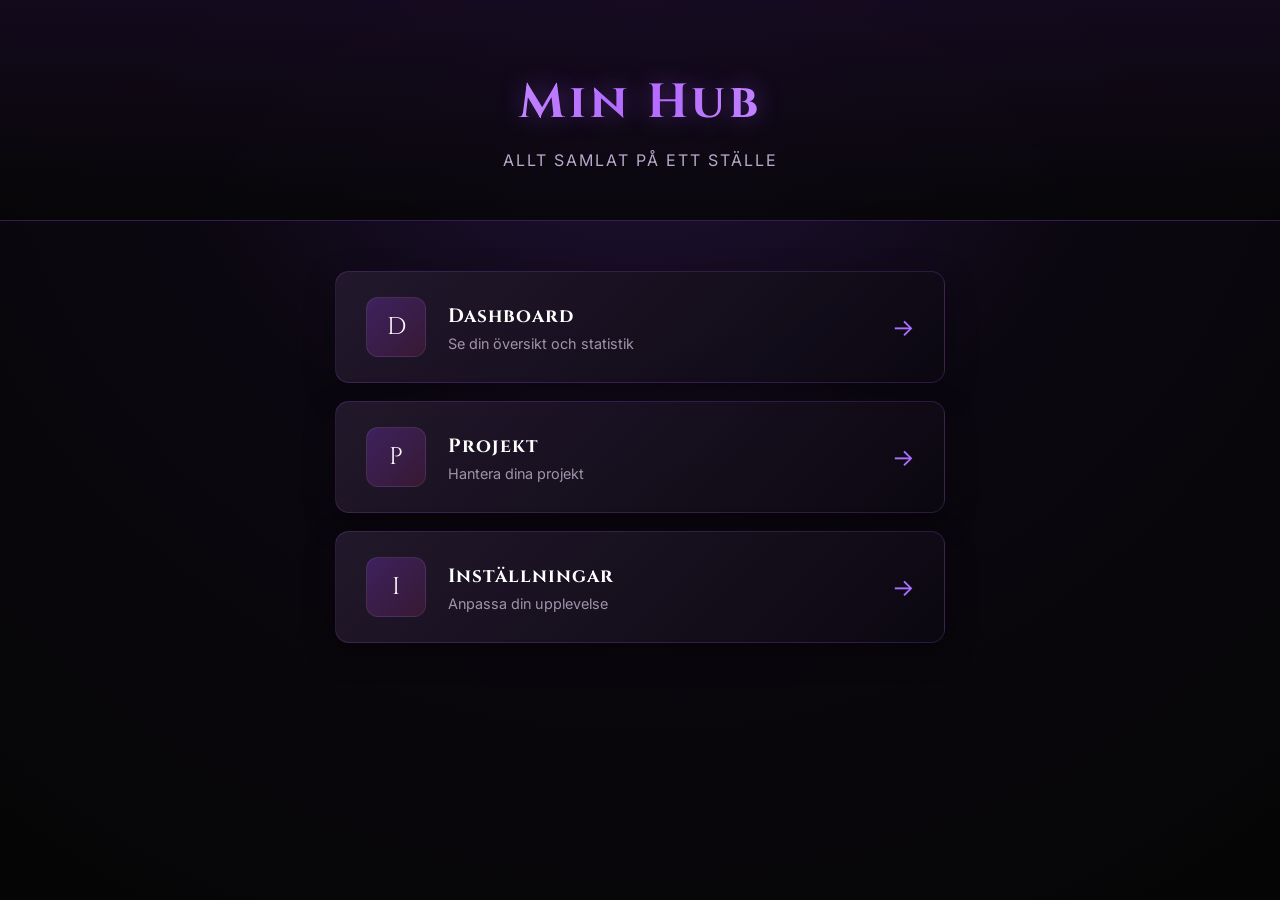
<file: index.html>
<!DOCTYPE html>
<html lang="sv">

<head>
    <meta charset="UTF-8">
    <meta name="viewport" content="width=device-width, initial-scale=1.0">

    <title>Min Hub</title>

    <link rel="stylesheet" href="stylesheet.css">

    <link href="https://fonts.googleapis.com/css2?family=Cinzel:wght@500;600;700&family=Inter:wght@400;500;600&display=swap" rel="stylesheet">
</head>

<body>

    <header>
        <h1>Min Hub</h1>
        <p>Allt samlat på ett ställe</p>
    </header>

    <main class="hub">

        <div class="hub-grid">


            <!-- Dashboard -->

            <a href="dashboard.html" class="card">

                <div class="icon">
                    D
                </div>

                <div class="card-content">
                    <h2>Dashboard</h2>
                    <p>Se din översikt och statistik</p>
                </div>

                <div class="arrow">
                    →
                </div>

            </a>


            <!-- Projekt -->

            <a href="projekt.html" class="card">

                <div class="icon">
                    P
                </div>

                <div class="card-content">
                    <h2>Projekt</h2>
                    <p>Hantera dina projekt</p>
                </div>

                <div class="arrow">
                    →
                </div>

            </a>


            <!-- Inställningar -->

            <a href="installningar.html" class="card">

                <div class="icon">
                    I
                </div>

                <div class="card-content">
                    <h2>Inställningar</h2>
                    <p>Anpassa din upplevelse</p>
                </div>

                <div class="arrow">
                    →
                </div>

            </a>


        </div>

    </main>

</body>

</html>
</file>
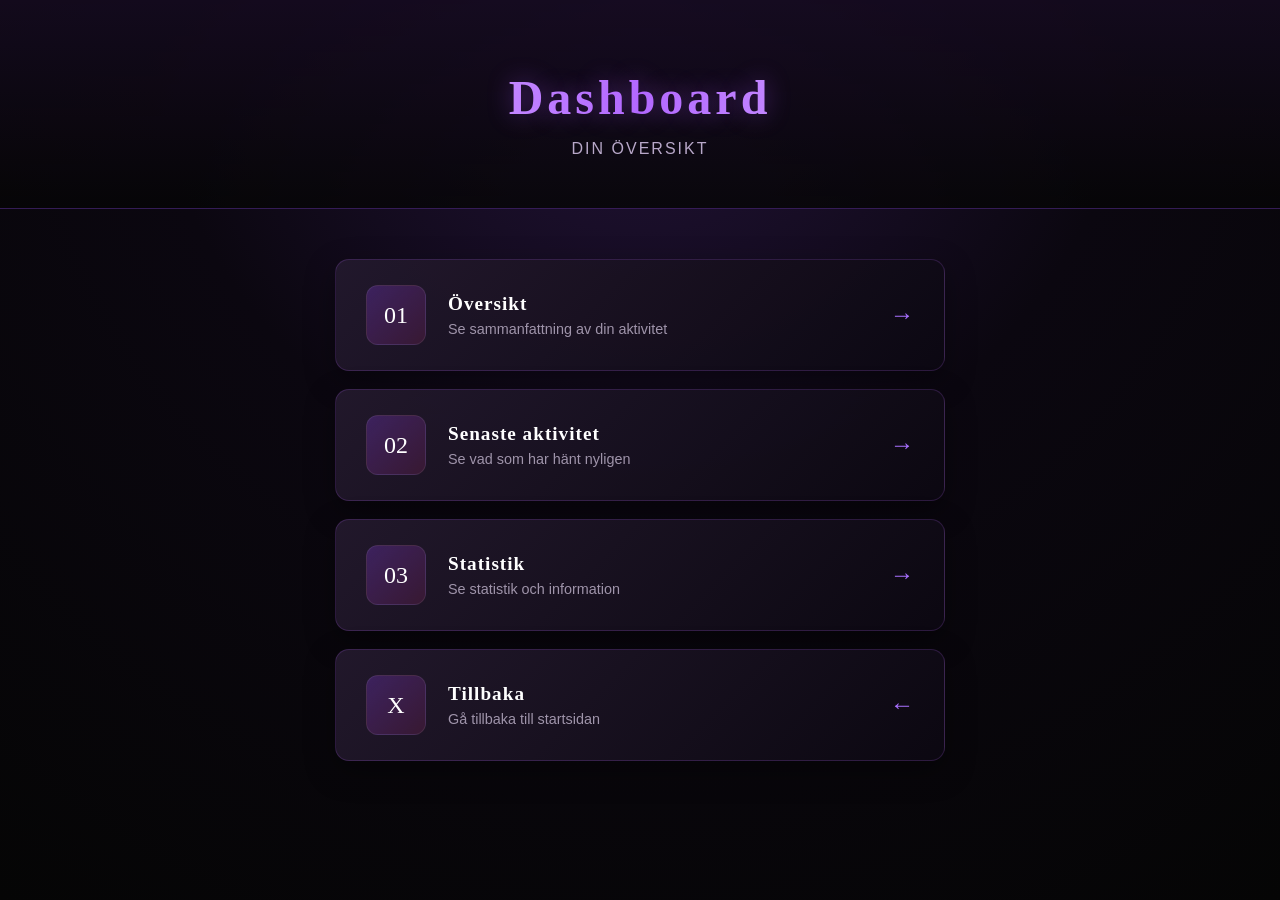
<file: dashboard.html>
<!DOCTYPE html>
<html lang="sv">

<head>
    <meta charset="UTF-8">
    <meta name="viewport" content="width=device-width, initial-scale=1.0">

    <title>Dashboard - Min Hub</title>

    <link rel="stylesheet" href="stylesheet.css">
</head>

<body>

    <header>
        <h1>Dashboard</h1>
        <p>Din översikt</p>
    </header>

    <main class="hub">

        <div class="hub-grid">

            <a href="#" class="card">

                <div class="icon">
                    01
                </div>

                <div class="card-content">
                    <h2>Översikt</h2>
                    <p>Se sammanfattning av din aktivitet</p>
                </div>

                <div class="arrow">
                    →
                </div>

            </a>


            <a href="#" class="card">

                <div class="icon">
                    02
                </div>

                <div class="card-content">
                    <h2>Senaste aktivitet</h2>
                    <p>Se vad som har hänt nyligen</p>
                </div>

                <div class="arrow">
                    →
                </div>

            </a>


            <a href="#" class="card">

                <div class="icon">
                    03
                </div>

                <div class="card-content">
                    <h2>Statistik</h2>
                    <p>Se statistik och information</p>
                </div>

                <div class="arrow">
                    →
                </div>

            </a>


            <a href="index.html" class="card">

                <div class="icon">
                    X
                </div>

                <div class="card-content">
                    <h2>Tillbaka</h2>
                    <p>Gå tillbaka till startsidan</p>
                </div>

                <div class="arrow">
                    ←
                </div>

            </a>

        </div>

    </main>

</body>

</html>
</file>
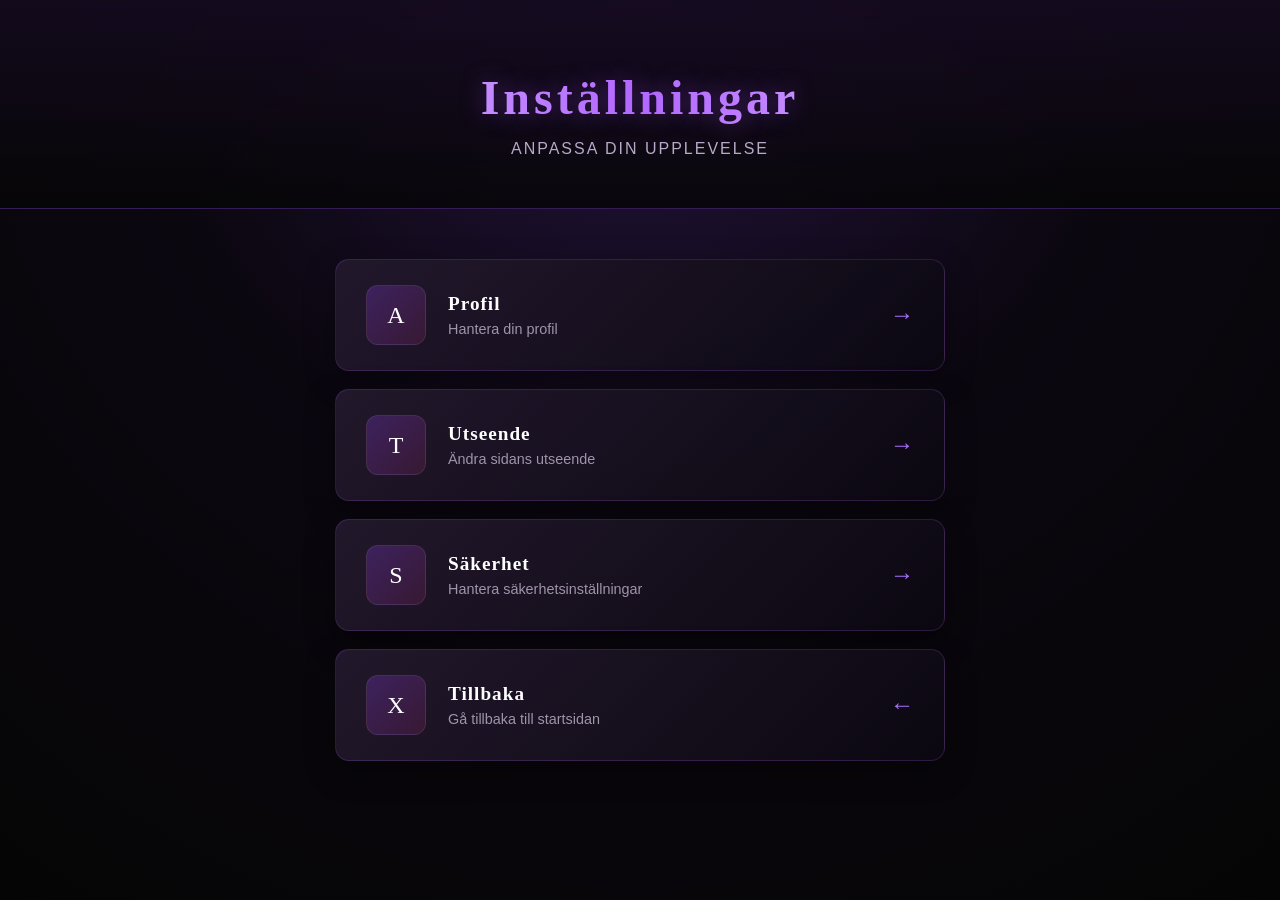
<file: installningar.html>
<!DOCTYPE html>
<html lang="sv">

<head>
    <meta charset="UTF-8">
    <meta name="viewport" content="width=device-width, initial-scale=1.0">

    <title>Inställningar - Min Hub</title>

    <link rel="stylesheet" href="stylesheet.css">
</head>

<body>

    <header>
        <h1>Inställningar</h1>
        <p>Anpassa din upplevelse</p>
    </header>

    <main class="hub">

        <div class="hub-grid">

            <a href="#" class="card">

                <div class="icon">
                    A
                </div>

                <div class="card-content">
                    <h2>Profil</h2>
                    <p>Hantera din profil</p>
                </div>

                <div class="arrow">
                    →
                </div>

            </a>


            <a href="#" class="card">

                <div class="icon">
                    T
                </div>

                <div class="card-content">
                    <h2>Utseende</h2>
                    <p>Ändra sidans utseende</p>
                </div>

                <div class="arrow">
                    →
                </div>

            </a>


            <a href="#" class="card">

                <div class="icon">
                    S
                </div>

                <div class="card-content">
                    <h2>Säkerhet</h2>
                    <p>Hantera säkerhetsinställningar</p>
                </div>

                <div class="arrow">
                    →
                </div>

            </a>


            <a href="index.html" class="card">

                <div class="icon">
                    X
                </div>

                <div class="card-content">
                    <h2>Tillbaka</h2>
                    <p>Gå tillbaka till startsidan</p>
                </div>

                <div class="arrow">
                    ←
                </div>

            </a>

        </div>

    </main>

</body>

</html>
</file>
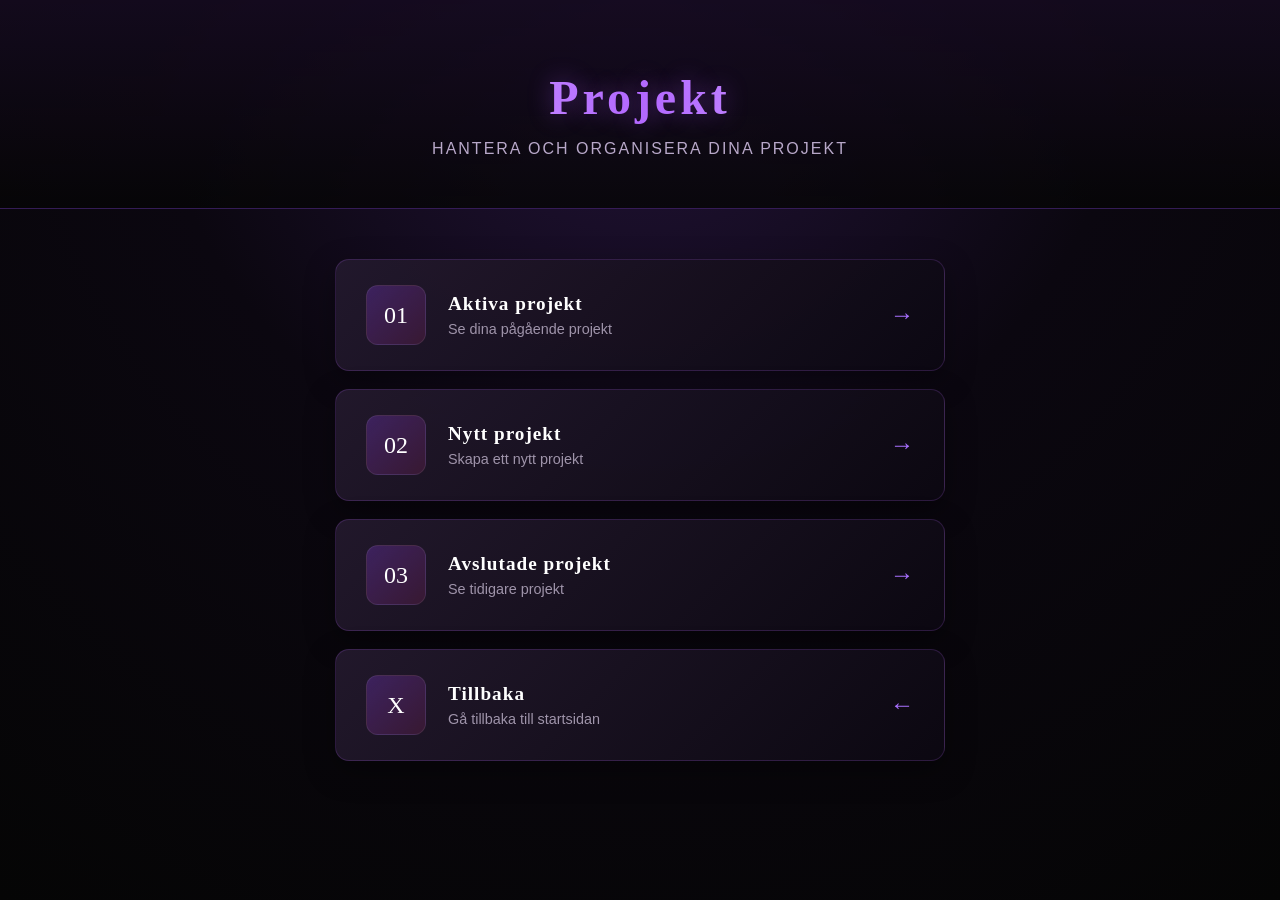
<file: projekt.html>
<!DOCTYPE html>
<html lang="sv">

<head>
    <meta charset="UTF-8">
    <meta name="viewport" content="width=device-width, initial-scale=1.0">

    <title>Projekt - Min Hub</title>

    <link rel="stylesheet" href="stylesheet.css">
</head>

<body>

    <header>
        <h1>Projekt</h1>
        <p>Hantera och organisera dina projekt</p>
    </header>

    <main class="hub">

        <div class="hub-grid">

            <a href="#" class="card">

                <div class="icon">
                    01
                </div>

                <div class="card-content">
                    <h2>Aktiva projekt</h2>
                    <p>Se dina pågående projekt</p>
                </div>

                <div class="arrow">
                    →
                </div>

            </a>


            <a href="#" class="card">

                <div class="icon">
                    02
                </div>

                <div class="card-content">
                    <h2>Nytt projekt</h2>
                    <p>Skapa ett nytt projekt</p>
                </div>

                <div class="arrow">
                    →
                </div>

            </a>


            <a href="#" class="card">

                <div class="icon">
                    03
                </div>

                <div class="card-content">
                    <h2>Avslutade projekt</h2>
                    <p>Se tidigare projekt</p>
                </div>

                <div class="arrow">
                    →
                </div>

            </a>


            <a href="index.html" class="card">

                <div class="icon">
                    X
                </div>

                <div class="card-content">
                    <h2>Tillbaka</h2>
                    <p>Gå tillbaka till startsidan</p>
                </div>

                <div class="arrow">
                    ←
                </div>

            </a>

        </div>

    </main>

</body>

</html>
</file>
<file: stylesheet.css>
* {
    box-sizing: border-box;
    margin: 0;
    padding: 0;
}

body {
    font-family: "Inter", sans-serif;

    background:
        radial-gradient(
            circle at top,
            #25143d 0%,
            #0b0710 45%,
            #050505 100%
        );

    color: #ffffff;
    min-height: 100vh;
}

header {
    padding: 70px 20px 50px;
    text-align: center;

    border-bottom: 1px solid rgba(150, 80, 255, 0.25);

    background:
        linear-gradient(
            to bottom,
            rgba(20, 10, 30, 0.9),
            rgba(5, 5, 5, 0.8)
        );
}

header h1 {
    font-family: "Cinzel", serif;
    font-size: 3rem;
    letter-spacing: 4px;
    margin-bottom: 15px;

    background:
        linear-gradient(
            90deg,
            #ffffff,
            #b56cff,
            #ffffff
        );

    -webkit-background-clip: text;
    -webkit-text-fill-color: transparent;

    text-shadow:
        0 0 25px rgba(170, 80, 255, 0.4);
}

header p {
    color: #b8a8c9;
    font-size: 1rem;
    letter-spacing: 2px;
    text-transform: uppercase;
}

.hub {
    max-width: 650px;
    margin: auto;
    padding: 50px 20px;
}

.hub-grid {
    display: flex;
    flex-direction: column;
    gap: 18px;
}

.card {
    position: relative;
    display: flex;
    align-items: center;
    gap: 22px;
    padding: 25px 30px;

    background:
        linear-gradient(
            135deg,
            rgba(35, 25, 45, 0.95),
            rgba(12, 8, 18, 0.95)
        );

    border:
        1px solid rgba(180, 100, 255, 0.18);

    border-radius: 14px;
    text-decoration: none;
    color: white;

    box-shadow:
        0 10px 30px rgba(0, 0, 0, 0.35);

    overflow: hidden;

    transition:
        transform 0.25s ease,
        border 0.25s ease,
        box-shadow 0.25s ease;
}

.card::before {
    content: "";

    position: absolute;
    left: 0;
    top: 0;

    width: 4px;
    height: 100%;

    background:
        linear-gradient(
            to bottom,
            #8f3cff,
            #ff4f9a
        );

    opacity: 0;
    transition: 0.25s;
}

.card:hover {
    transform: translateX(10px);

    border-color:
        rgba(190, 100, 255, 0.6);

    box-shadow:
        0 15px 40px rgba(110, 40, 180, 0.25);
}

.card:hover::before {
    opacity: 1;
}

.icon {
    min-width: 60px;
    height: 60px;

    display: flex;
    align-items: center;
    justify-content: center;

    font-family: "Cinzel", serif;
    font-size: 24px;

    background:
        linear-gradient(
            135deg,
            rgba(150, 70, 255, 0.25),
            rgba(255, 60, 150, 0.12)
        );

    border-radius: 12px;

    border:
        1px solid rgba(255, 255, 255, 0.08);
}

.card-content {
    flex: 1;
}

.card h2 {
    font-family: "Cinzel", serif;
    font-size: 1.2rem;
    letter-spacing: 1px;
    margin-bottom: 6px;
}

.card p {
    color: #9f94aa;
    font-size: 0.9rem;
}

.arrow {
    font-size: 24px;
    color: #a970ff;
    transition: transform 0.25s ease;
}

.card:hover .arrow {
    transform: translateX(5px);
}

@media (max-width: 600px) {

    header h1 {
        font-size: 2.2rem;
    }

    .card {
        padding: 20px;
    }

    .icon {
        min-width: 50px;
        height: 50px;
        font-size: 20px;
    }

    .card h2 {
        font-size: 1rem;
    }

}
</file>
